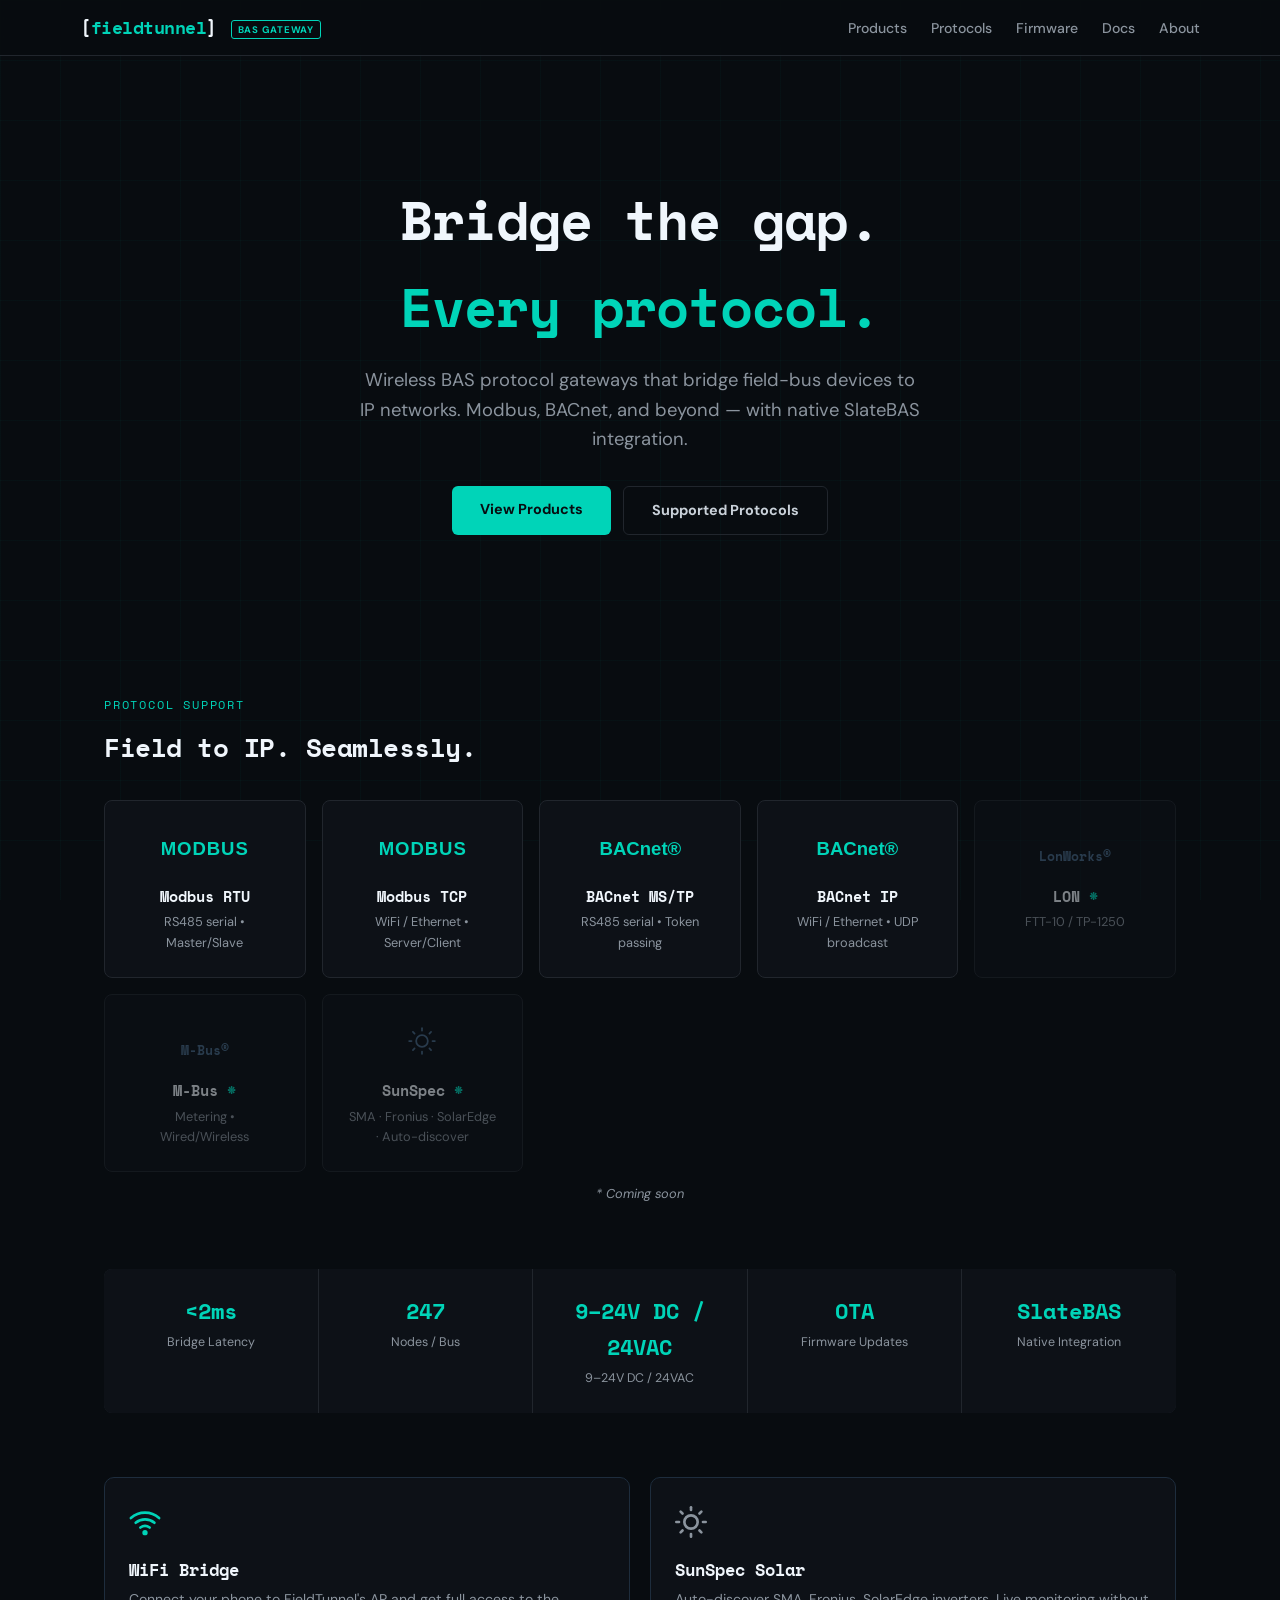
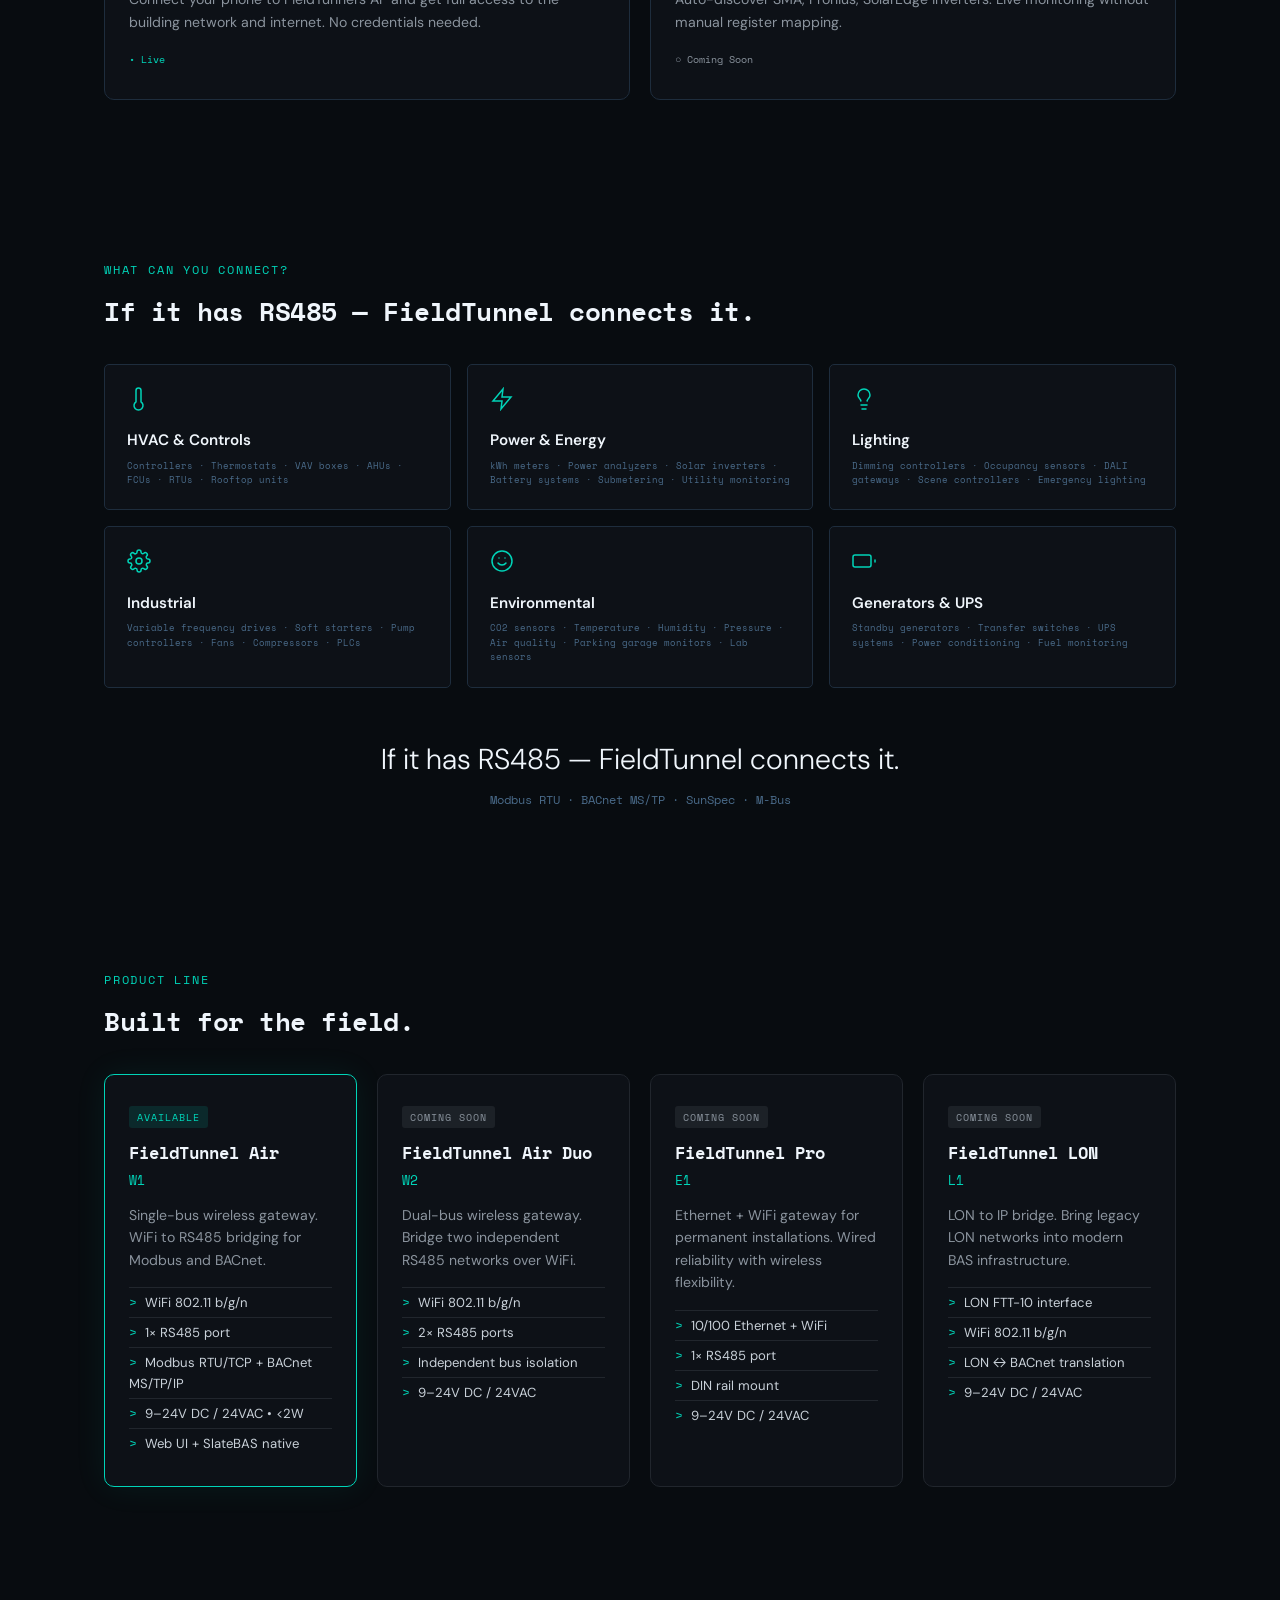
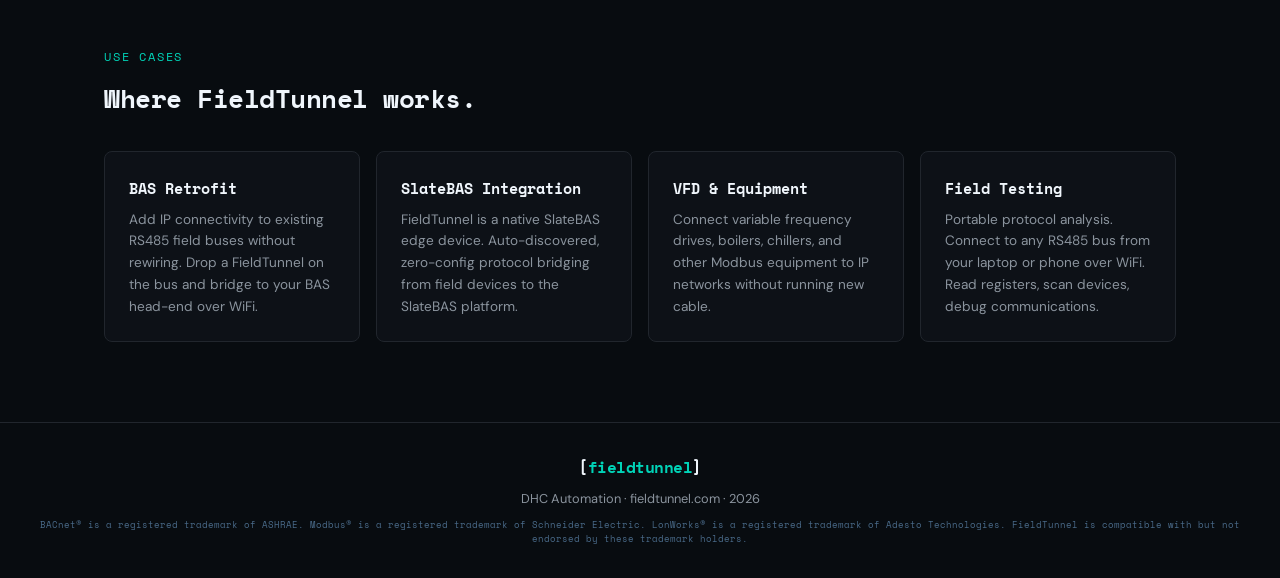
<file: index.html>
<!DOCTYPE html>
<html lang="en">
<head>
<meta charset="UTF-8">
<meta name="viewport" content="width=device-width,initial-scale=1">
<title>FieldTunnel — Bridge the gap. Every protocol.</title>
<meta name="description" content="Wireless BAS protocol gateways. Modbus RTU/TCP, BACnet MS/TP/IP. Native SlateBAS integration.">
<link rel="preconnect" href="https://fonts.googleapis.com">
<link href="https://fonts.googleapis.com/css2?family=DM+Sans:wght@400;500;700&family=Space+Mono:wght@400;700&display=swap" rel="stylesheet">
<style>
*{margin:0;padding:0;box-sizing:border-box}
:root{--bg:#080c10;--card:#0d1117;--teal:#00d4b8;--teal-dim:rgba(0,212,184,.12);--text:#c9d1d9;--muted:#8b949e;--border:#21262d;--white:#f0f6fc}
html{scroll-behavior:smooth}
body{font-family:'DM Sans',system-ui,sans-serif;background:var(--bg);color:var(--text);line-height:1.6;overflow-x:hidden}

/* ── Grid background ── */
body::before{content:'';position:fixed;inset:0;background:
  linear-gradient(rgba(0,212,184,.03) 1px,transparent 1px),
  linear-gradient(90deg,rgba(0,212,184,.03) 1px,transparent 1px);
  background-size:60px 60px;pointer-events:none;z-index:0}

/* ── Nav ── */
nav{position:sticky;top:0;z-index:100;background:rgba(8,12,16,.92);backdrop-filter:blur(12px);border-bottom:1px solid var(--border);padding:0 24px;display:flex;align-items:center;height:56px}
.nav-inner{max-width:1120px;margin:0 auto;width:100%;display:flex;align-items:center;justify-content:space-between}
.logo{font-family:'Space Mono',monospace;font-weight:700;font-size:1.15rem;color:var(--white);text-decoration:none;letter-spacing:-.5px}
.logo span{color:var(--teal)}
.badge{font-size:.6rem;font-weight:700;text-transform:uppercase;letter-spacing:.08em;color:var(--teal);border:1px solid var(--teal);border-radius:3px;padding:2px 6px;margin-left:10px;vertical-align:middle}
.nav-links{display:flex;gap:24px;list-style:none}
.nav-links a{color:var(--muted);text-decoration:none;font-size:.88rem;font-weight:500;transition:color .2s}
.nav-links a:hover{color:var(--teal)}

/* ── Sections ── */
section{position:relative;z-index:1;max-width:1120px;margin:0 auto;padding:80px 24px}
.section-label{font-family:'Space Mono',monospace;font-size:.75rem;color:var(--teal);text-transform:uppercase;letter-spacing:.15em;margin-bottom:12px}
h2{font-family:'Space Mono',monospace;font-size:1.6rem;color:var(--white);margin-bottom:32px;letter-spacing:-.5px}

/* ── Hero ── */
.hero{text-align:center;padding:120px 24px 80px}
.hero h1{font-family:'Space Mono',monospace;font-size:clamp(2rem,5vw,3.4rem);color:var(--white);letter-spacing:-1px;margin-bottom:16px}
.hero h1 span{color:var(--teal)}
.hero p{font-size:1.15rem;color:var(--muted);max-width:560px;margin:0 auto 32px}
.hero-cta{display:inline-flex;gap:12px;flex-wrap:wrap;justify-content:center}
.btn{display:inline-block;padding:12px 28px;border-radius:6px;font-weight:700;font-size:.9rem;text-decoration:none;transition:all .2s}
.btn-primary{background:var(--teal);color:var(--bg)}
.btn-primary:hover{background:#00f0d0;box-shadow:0 0 24px rgba(0,212,184,.3)}
.btn-ghost{border:1px solid var(--border);color:var(--text)}
.btn-ghost:hover{border-color:var(--teal);color:var(--teal)}

/* ── Protocol grid ── */
.proto-grid{display:grid;grid-template-columns:repeat(auto-fit,minmax(200px,1fr));gap:16px}
.proto-card{background:var(--card);border:1px solid var(--border);border-radius:8px;padding:24px;text-align:center;transition:border-color .2s}
.proto-card:hover{border-color:var(--teal)}
.proto-card .icon{font-size:2rem;margin-bottom:8px}
.proto-card h3{font-family:'Space Mono',monospace;font-size:.95rem;color:var(--white);margin-bottom:4px}
.proto-card p{font-size:.8rem;color:var(--muted)}
.proto-card.coming{opacity:.5}
.proto-card.coming h3::after{content:' *';color:var(--teal)}
.coming-note{text-align:center;margin-top:12px;font-size:.8rem;color:var(--muted);font-style:italic}

/* ── Spec bar ── */
.spec-bar{display:grid;grid-template-columns:repeat(auto-fit,minmax(140px,1fr));gap:1px;background:var(--border);border-radius:8px;overflow:hidden;margin-top:64px}
.spec-item{background:var(--card);padding:24px 16px;text-align:center}
.spec-val{font-family:'Space Mono',monospace;font-size:1.4rem;font-weight:700;color:var(--teal)}
.spec-label{font-size:.78rem;color:var(--muted);margin-top:4px}

/* ── Product cards ── */
.product-grid{display:grid;grid-template-columns:repeat(auto-fit,minmax(240px,1fr));gap:20px}
.product-card{background:var(--card);border:1px solid var(--border);border-radius:10px;padding:28px 24px;transition:transform .2s,border-color .2s}
.product-card:hover{transform:translateY(-2px);border-color:var(--teal)}
.product-card.featured{border-color:var(--teal);box-shadow:0 0 32px rgba(0,212,184,.08)}
.product-tag{font-family:'Space Mono',monospace;font-size:.65rem;text-transform:uppercase;letter-spacing:.1em;padding:3px 8px;border-radius:3px;display:inline-block;margin-bottom:12px}
.tag-available{background:var(--teal-dim);color:var(--teal)}
.tag-soon{background:rgba(139,148,158,.12);color:var(--muted)}
.product-card h3{font-family:'Space Mono',monospace;font-size:1.05rem;color:var(--white);margin-bottom:4px}
.product-model{font-size:.8rem;color:var(--teal);font-family:'Space Mono',monospace;margin-bottom:12px}
.product-card p{font-size:.88rem;color:var(--muted);margin-bottom:16px}
.product-specs{list-style:none;font-size:.82rem;color:var(--text)}
.product-specs li{padding:4px 0;border-top:1px solid var(--border)}
.product-specs li::before{content:'>';color:var(--teal);margin-right:8px;font-family:'Space Mono',monospace}

/* ── Use cases ── */
.use-grid{display:grid;grid-template-columns:repeat(auto-fit,minmax(240px,1fr));gap:16px}
.use-card{background:var(--card);border:1px solid var(--border);border-radius:8px;padding:24px}
.use-card h3{font-family:'Space Mono',monospace;font-size:.95rem;color:var(--white);margin-bottom:8px}
.use-card p{font-size:.85rem;color:var(--muted)}

/* ── Footer ── */
footer{position:relative;z-index:1;border-top:1px solid var(--border);padding:32px 24px;text-align:center}
footer .logo{font-size:1rem}
footer p{font-size:.8rem;color:var(--muted);margin-top:8px}

/* ── Responsive ── */
@media(max-width:640px){
  .nav-links{gap:16px}
  .nav-links a{font-size:.8rem}
  section{padding:56px 16px}
  .hero{padding:80px 16px 56px}
}
</style>
</head>
<body>

<!-- ── Nav ── -->
<nav>
<div class="nav-inner">
  <div>
    <a href="#" class="logo">[<span>fieldtunnel</span>]</a>
    <span class="badge">BAS Gateway</span>
  </div>
  <ul class="nav-links">
    <li><a href="#products">Products</a></li>
    <li><a href="#protocols">Protocols</a></li>
    <li><a href="/releases/">Firmware</a></li>
    <li><a href="#docs">Docs</a></li>
    <li><a href="#about">About</a></li>
  </ul>
</div>
</nav>

<!-- ── Hero ── -->
<section class="hero">
  <h1>Bridge the gap.<br><span>Every protocol.</span></h1>
  <p>Wireless BAS protocol gateways that bridge field-bus devices to IP networks. Modbus, BACnet, and beyond &mdash; with native SlateBAS integration.</p>
  <div class="hero-cta">
    <a href="#products" class="btn btn-primary">View Products</a>
    <a href="#protocols" class="btn btn-ghost">Supported Protocols</a>
  </div>
</section>

<!-- ── Protocols ── -->
<section id="protocols">
  <div class="section-label">Protocol Support</div>
  <h2>Field to IP. Seamlessly.</h2>
  <div class="proto-grid">
    <div class="proto-card">
      <div class="icon"><svg viewBox="0 0 120 28" height="26" xmlns="http://www.w3.org/2000/svg"><text x="60" y="22" text-anchor="middle" font-family="Arial Black,Arial,sans-serif" font-size="20" font-weight="900" fill="#00d4b8" letter-spacing="1">MODBUS</text></svg></div>
      <h3>Modbus RTU</h3>
      <p>RS485 serial &bull; Master/Slave</p>
    </div>
    <div class="proto-card">
      <div class="icon"><svg viewBox="0 0 120 28" height="26" xmlns="http://www.w3.org/2000/svg"><text x="60" y="22" text-anchor="middle" font-family="Arial Black,Arial,sans-serif" font-size="20" font-weight="900" fill="#00d4b8" letter-spacing="1">MODBUS</text></svg></div>
      <h3>Modbus TCP</h3>
      <p>WiFi / Ethernet &bull; Server/Client</p>
    </div>
    <div class="proto-card">
      <div class="icon"><svg viewBox="0 0 100 28" height="26" xmlns="http://www.w3.org/2000/svg"><text x="50" y="22" text-anchor="middle" font-family="Arial,sans-serif" font-size="20" font-weight="700" fill="#00d4b8">BACnet®</text></svg></div>
      <h3>BACnet MS/TP</h3>
      <p>RS485 serial &bull; Token passing</p>
    </div>
    <div class="proto-card">
      <div class="icon"><svg viewBox="0 0 100 28" height="26" xmlns="http://www.w3.org/2000/svg"><text x="50" y="22" text-anchor="middle" font-family="Arial,sans-serif" font-size="20" font-weight="700" fill="#00d4b8">BACnet®</text></svg></div>
      <h3>BACnet IP</h3>
      <p>WiFi / Ethernet &bull; UDP broadcast</p>
    </div>
    <div class="proto-card coming">
      <div class="icon"><span style="font-family:'Space Mono',monospace;font-size:13px;font-weight:700;color:#4a6b8a">LonWorks®</span></div>
      <h3>LON</h3>
      <p>FTT-10 / TP-1250</p>
    </div>
    <div class="proto-card coming">
      <div class="icon"><span style="font-family:'Space Mono',monospace;font-size:13px;font-weight:700;color:#4a6b8a">M-Bus®</span></div>
      <h3>M-Bus</h3>
      <p>Metering &bull; Wired/Wireless</p>
    </div>
    <div class="proto-card coming">
      <div class="icon"><svg viewBox="0 0 24 24" height="28" fill="none" stroke="#4a6b8a" stroke-width="1.5" stroke-linecap="round"><circle cx="12" cy="12" r="5"/><line x1="12" y1="1" x2="12" y2="3"/><line x1="12" y1="21" x2="12" y2="23"/><line x1="4.22" y1="4.22" x2="5.64" y2="5.64"/><line x1="18.36" y1="18.36" x2="19.78" y2="19.78"/><line x1="1" y1="12" x2="3" y2="12"/><line x1="21" y1="12" x2="23" y2="12"/><line x1="4.22" y1="19.78" x2="5.64" y2="18.36"/><line x1="18.36" y1="5.64" x2="19.78" y2="4.22"/></svg></div>
      <h3>SunSpec</h3>
      <p>SMA &middot; Fronius &middot; SolarEdge &middot; Auto-discover</p>
    </div>
  </div>
  <p class="coming-note">* Coming soon</p>

  <!-- Spec bar -->
  <div class="spec-bar">
    <div class="spec-item">
      <div class="spec-val">&lt;2ms</div>
      <div class="spec-label">Bridge Latency</div>
    </div>
    <div class="spec-item">
      <div class="spec-val">247</div>
      <div class="spec-label">Nodes / Bus</div>
    </div>
    <div class="spec-item">
      <div class="spec-val">9–24V DC / 24VAC</div>
      <div class="spec-label">9–24V DC / 24VAC</div>
    </div>
    <div class="spec-item">
      <div class="spec-val">OTA</div>
      <div class="spec-label">Firmware Updates</div>
    </div>
    <div class="spec-item">
      <div class="spec-val">SlateBAS</div>
      <div class="spec-label">Native Integration</div>
    </div>
  </div>

  <!-- Feature highlights -->
  <div class="feature-grid" style="display:grid;grid-template-columns:1fr 1fr;gap:20px;margin-top:64px">
    <div style="background:#0d1117;border:1px solid #1e2d3d;border-radius:10px;padding:28px 24px">
      <div style="margin-bottom:12px">
        <svg width="32" height="32" viewBox="0 0 24 24" fill="none" stroke="#00d4b8" stroke-width="2" stroke-linecap="round" stroke-linejoin="round"><path d="M5 12.55a11 11 0 0 1 14.08 0"/><path d="M1.42 9a16 16 0 0 1 21.16 0"/><path d="M8.53 16.11a6 6 0 0 1 6.95 0"/><circle cx="12" cy="20" r="1"/></svg>
      </div>
      <div style="font-family:'Space Mono',monospace;font-weight:700;font-size:1.05rem;color:#f0f6fc;margin-bottom:4px">WiFi Bridge</div>
      <p style="font-size:.88rem;color:#8b949e;margin-bottom:12px">Connect your phone to FieldTunnel's AP and get full access to the building network and internet. No credentials needed.</p>
      <span style="font-family:'Space Mono',monospace;font-size:.65rem;color:#00d4b8">&bullet; Live</span>
    </div>
    <div style="background:#0d1117;border:1px solid #1e2d3d;border-radius:10px;padding:28px 24px">
      <div style="margin-bottom:12px">
        <svg width="32" height="32" viewBox="0 0 24 24" fill="none" stroke="#8b949e" stroke-width="2" stroke-linecap="round" stroke-linejoin="round"><circle cx="12" cy="12" r="5"/><line x1="12" y1="1" x2="12" y2="3"/><line x1="12" y1="21" x2="12" y2="23"/><line x1="4.22" y1="4.22" x2="5.64" y2="5.64"/><line x1="18.36" y1="18.36" x2="19.78" y2="19.78"/><line x1="1" y1="12" x2="3" y2="12"/><line x1="21" y1="12" x2="23" y2="12"/><line x1="4.22" y1="19.78" x2="5.64" y2="18.36"/><line x1="18.36" y1="5.64" x2="19.78" y2="4.22"/></svg>
      </div>
      <div style="font-family:'Space Mono',monospace;font-weight:700;font-size:1.05rem;color:#f0f6fc;margin-bottom:4px">SunSpec Solar</div>
      <p style="font-size:.88rem;color:#8b949e;margin-bottom:12px">Auto-discover SMA, Fronius, SolarEdge inverters. Live monitoring without manual register mapping.</p>
      <span style="font-family:'Space Mono',monospace;font-size:.65rem;color:#8b949e">&cir; Coming Soon</span>
    </div>
  </div>
</section>

<!-- ── What can you connect? ── -->
<section>
  <div class="section-label">What can you connect?</div>
  <h2>If it has RS485 &mdash; FieldTunnel connects it.</h2>
  <div style="display:grid;grid-template-columns:repeat(3,1fr);gap:16px">

    <div style="background:#0d1117;border:1px solid #1e2d3d;border-radius:5px;padding:22px">
      <div style="margin-bottom:10px"><svg width="24" height="24" viewBox="0 0 24 24" fill="none" stroke="#00d4b8" stroke-width="1.5" stroke-linecap="round"><path d="M14 14.76V3.5a2.5 2.5 0 0 0-5 0v11.26a4.5 4.5 0 1 0 5 0z"/></svg></div>
      <div style="font-family:'DM Sans',sans-serif;font-weight:600;color:#f0f6fc;font-size:.95rem;margin-bottom:6px">HVAC &amp; Controls</div>
      <div style="font-family:'Space Mono',monospace;font-size:9px;color:#4a6b8a;line-height:1.6">Controllers &middot; Thermostats &middot; VAV boxes &middot; AHUs &middot; FCUs &middot; RTUs &middot; Rooftop units</div>
    </div>

    <div style="background:#0d1117;border:1px solid #1e2d3d;border-radius:5px;padding:22px">
      <div style="margin-bottom:10px"><svg width="24" height="24" viewBox="0 0 24 24" fill="none" stroke="#00d4b8" stroke-width="1.5" stroke-linecap="round"><path d="M13 2L3 14h9l-1 8 10-12h-9l1-8z"/></svg></div>
      <div style="font-family:'DM Sans',sans-serif;font-weight:600;color:#f0f6fc;font-size:.95rem;margin-bottom:6px">Power &amp; Energy</div>
      <div style="font-family:'Space Mono',monospace;font-size:9px;color:#4a6b8a;line-height:1.6">kWh meters &middot; Power analyzers &middot; Solar inverters &middot; Battery systems &middot; Submetering &middot; Utility monitoring</div>
    </div>

    <div style="background:#0d1117;border:1px solid #1e2d3d;border-radius:5px;padding:22px">
      <div style="margin-bottom:10px"><svg width="24" height="24" viewBox="0 0 24 24" fill="none" stroke="#00d4b8" stroke-width="1.5" stroke-linecap="round"><path d="M9 18h6"/><path d="M10 22h4"/><path d="M15.09 14c.18-.98.65-1.74 1.41-2.5A4.65 4.65 0 0 0 18 8 6 6 0 0 0 6 8c0 1 .23 2.23 1.5 3.5A4.61 4.61 0 0 1 8.91 14"/></svg></div>
      <div style="font-family:'DM Sans',sans-serif;font-weight:600;color:#f0f6fc;font-size:.95rem;margin-bottom:6px">Lighting</div>
      <div style="font-family:'Space Mono',monospace;font-size:9px;color:#4a6b8a;line-height:1.6">Dimming controllers &middot; Occupancy sensors &middot; DALI gateways &middot; Scene controllers &middot; Emergency lighting</div>
    </div>

    <div style="background:#0d1117;border:1px solid #1e2d3d;border-radius:5px;padding:22px">
      <div style="margin-bottom:10px"><svg width="24" height="24" viewBox="0 0 24 24" fill="none" stroke="#00d4b8" stroke-width="1.5" stroke-linecap="round"><circle cx="12" cy="12" r="3"/><path d="M19.4 15a1.65 1.65 0 0 0 .33 1.82l.06.06a2 2 0 0 1-2.83 2.83l-.06-.06a1.65 1.65 0 0 0-1.82-.33 1.65 1.65 0 0 0-1 1.51V21a2 2 0 0 1-4 0v-.09A1.65 1.65 0 0 0 9 19.4a1.65 1.65 0 0 0-1.82.33l-.06.06a2 2 0 0 1-2.83-2.83l.06-.06A1.65 1.65 0 0 0 4.68 15a1.65 1.65 0 0 0-1.51-1H3a2 2 0 0 1 0-4h.09A1.65 1.65 0 0 0 4.6 9a1.65 1.65 0 0 0-.33-1.82l-.06-.06a2 2 0 0 1 2.83-2.83l.06.06A1.65 1.65 0 0 0 9 4.68a1.65 1.65 0 0 0 1-1.51V3a2 2 0 0 1 4 0v.09a1.65 1.65 0 0 0 1 1.51 1.65 1.65 0 0 0 1.82-.33l.06-.06a2 2 0 0 1 2.83 2.83l-.06.06A1.65 1.65 0 0 0 19.4 9a1.65 1.65 0 0 0 1.51 1H21a2 2 0 0 1 0 4h-.09a1.65 1.65 0 0 0-1.51 1z"/></svg></div>
      <div style="font-family:'DM Sans',sans-serif;font-weight:600;color:#f0f6fc;font-size:.95rem;margin-bottom:6px">Industrial</div>
      <div style="font-family:'Space Mono',monospace;font-size:9px;color:#4a6b8a;line-height:1.6">Variable frequency drives &middot; Soft starters &middot; Pump controllers &middot; Fans &middot; Compressors &middot; PLCs</div>
    </div>

    <div style="background:#0d1117;border:1px solid #1e2d3d;border-radius:5px;padding:22px">
      <div style="margin-bottom:10px"><svg width="24" height="24" viewBox="0 0 24 24" fill="none" stroke="#00d4b8" stroke-width="1.5" stroke-linecap="round"><path d="M12 22c5.52 0 10-4.48 10-10S17.52 2 12 2 2 6.48 2 12s4.48 10 10 10z"/><path d="M8 14s1.5 2 4 2 4-2 4-2"/><line x1="9" y1="9" x2="9.01" y2="9"/><line x1="15" y1="9" x2="15.01" y2="9"/></svg></div>
      <div style="font-family:'DM Sans',sans-serif;font-weight:600;color:#f0f6fc;font-size:.95rem;margin-bottom:6px">Environmental</div>
      <div style="font-family:'Space Mono',monospace;font-size:9px;color:#4a6b8a;line-height:1.6">CO2 sensors &middot; Temperature &middot; Humidity &middot; Pressure &middot; Air quality &middot; Parking garage monitors &middot; Lab sensors</div>
    </div>

    <div style="background:#0d1117;border:1px solid #1e2d3d;border-radius:5px;padding:22px">
      <div style="margin-bottom:10px"><svg width="24" height="24" viewBox="0 0 24 24" fill="none" stroke="#00d4b8" stroke-width="1.5" stroke-linecap="round"><rect x="1" y="6" width="18" height="12" rx="2" ry="2"/><line x1="23" y1="13" x2="23" y2="11"/></svg></div>
      <div style="font-family:'DM Sans',sans-serif;font-weight:600;color:#f0f6fc;font-size:.95rem;margin-bottom:6px">Generators &amp; UPS</div>
      <div style="font-family:'Space Mono',monospace;font-size:9px;color:#4a6b8a;line-height:1.6">Standby generators &middot; Transfer switches &middot; UPS systems &middot; Power conditioning &middot; Fuel monitoring</div>
    </div>

  </div>

  <div style="text-align:center;margin-top:48px">
    <div style="font-family:'DM Sans',sans-serif;font-weight:300;font-size:clamp(1.2rem,3vw,1.8rem);color:#f0f6fc;margin-bottom:8px">If it has RS485 &mdash; FieldTunnel connects it.</div>
    <div style="font-family:'Space Mono',monospace;font-size:.78rem;color:#4a6b8a">Modbus RTU &middot; BACnet MS/TP &middot; SunSpec &middot; M-Bus</div>
  </div>
</section>

<!-- ── Products ── -->
<section id="products">
  <div class="section-label">Product Line</div>
  <h2>Built for the field.</h2>
  <div class="product-grid">

    <div class="product-card featured">
      <span class="product-tag tag-available">Available</span>
      <h3>FieldTunnel Air</h3>
      <div class="product-model">W1</div>
      <p>Single-bus wireless gateway. WiFi to RS485 bridging for Modbus and BACnet.</p>
      <ul class="product-specs">
        <li>WiFi 802.11 b/g/n</li>
        <li>1&times; RS485 port</li>
        <li>Modbus RTU/TCP + BACnet MS/TP/IP</li>
        <li>9–24V DC / 24VAC &bull; &lt;2W</li>
        <li>Web UI + SlateBAS native</li>
      </ul>
    </div>

    <div class="product-card">
      <span class="product-tag tag-soon">Coming Soon</span>
      <h3>FieldTunnel Air Duo</h3>
      <div class="product-model">W2</div>
      <p>Dual-bus wireless gateway. Bridge two independent RS485 networks over WiFi.</p>
      <ul class="product-specs">
        <li>WiFi 802.11 b/g/n</li>
        <li>2&times; RS485 ports</li>
        <li>Independent bus isolation</li>
        <li>9–24V DC / 24VAC</li>
      </ul>
    </div>

    <div class="product-card">
      <span class="product-tag tag-soon">Coming Soon</span>
      <h3>FieldTunnel Pro</h3>
      <div class="product-model">E1</div>
      <p>Ethernet + WiFi gateway for permanent installations. Wired reliability with wireless flexibility.</p>
      <ul class="product-specs">
        <li>10/100 Ethernet + WiFi</li>
        <li>1&times; RS485 port</li>
        <li>DIN rail mount</li>
        <li>9–24V DC / 24VAC</li>
      </ul>
    </div>

    <div class="product-card">
      <span class="product-tag tag-soon">Coming Soon</span>
      <h3>FieldTunnel LON</h3>
      <div class="product-model">L1</div>
      <p>LON to IP bridge. Bring legacy LON networks into modern BAS infrastructure.</p>
      <ul class="product-specs">
        <li>LON FTT-10 interface</li>
        <li>WiFi 802.11 b/g/n</li>
        <li>LON &harr; BACnet translation</li>
        <li>9–24V DC / 24VAC</li>
      </ul>
    </div>

  </div>
</section>

<!-- ── Use Cases ── -->
<section id="docs">
  <div class="section-label">Use Cases</div>
  <h2>Where FieldTunnel works.</h2>
  <div class="use-grid">
    <div class="use-card">
      <h3>BAS Retrofit</h3>
      <p>Add IP connectivity to existing RS485 field buses without rewiring. Drop a FieldTunnel on the bus and bridge to your BAS head-end over WiFi.</p>
    </div>
    <div class="use-card">
      <h3>SlateBAS Integration</h3>
      <p>FieldTunnel is a native SlateBAS edge device. Auto-discovered, zero-config protocol bridging from field devices to the SlateBAS platform.</p>
    </div>
    <div class="use-card">
      <h3>VFD &amp; Equipment</h3>
      <p>Connect variable frequency drives, boilers, chillers, and other Modbus equipment to IP networks without running new cable.</p>
    </div>
    <div class="use-card">
      <h3>Field Testing</h3>
      <p>Portable protocol analysis. Connect to any RS485 bus from your laptop or phone over WiFi. Read registers, scan devices, debug communications.</p>
    </div>
  </div>
</section>

<!-- ── Footer ── -->
<footer id="about">
  <a href="#" class="logo">[<span>fieldtunnel</span>]</a>
  <p>DHC Automation &middot; fieldtunnel.com &middot; 2026</p>
  <p style="font-family:'Space Mono',monospace;font-size:9px;color:#4a6b8a;margin-top:8px">BACnet® is a registered trademark of ASHRAE. Modbus® is a registered trademark of Schneider Electric. LonWorks® is a registered trademark of Adesto Technologies. FieldTunnel is compatible with but not endorsed by these trademark holders.</p>
</footer>

</body>
</html>
</file>
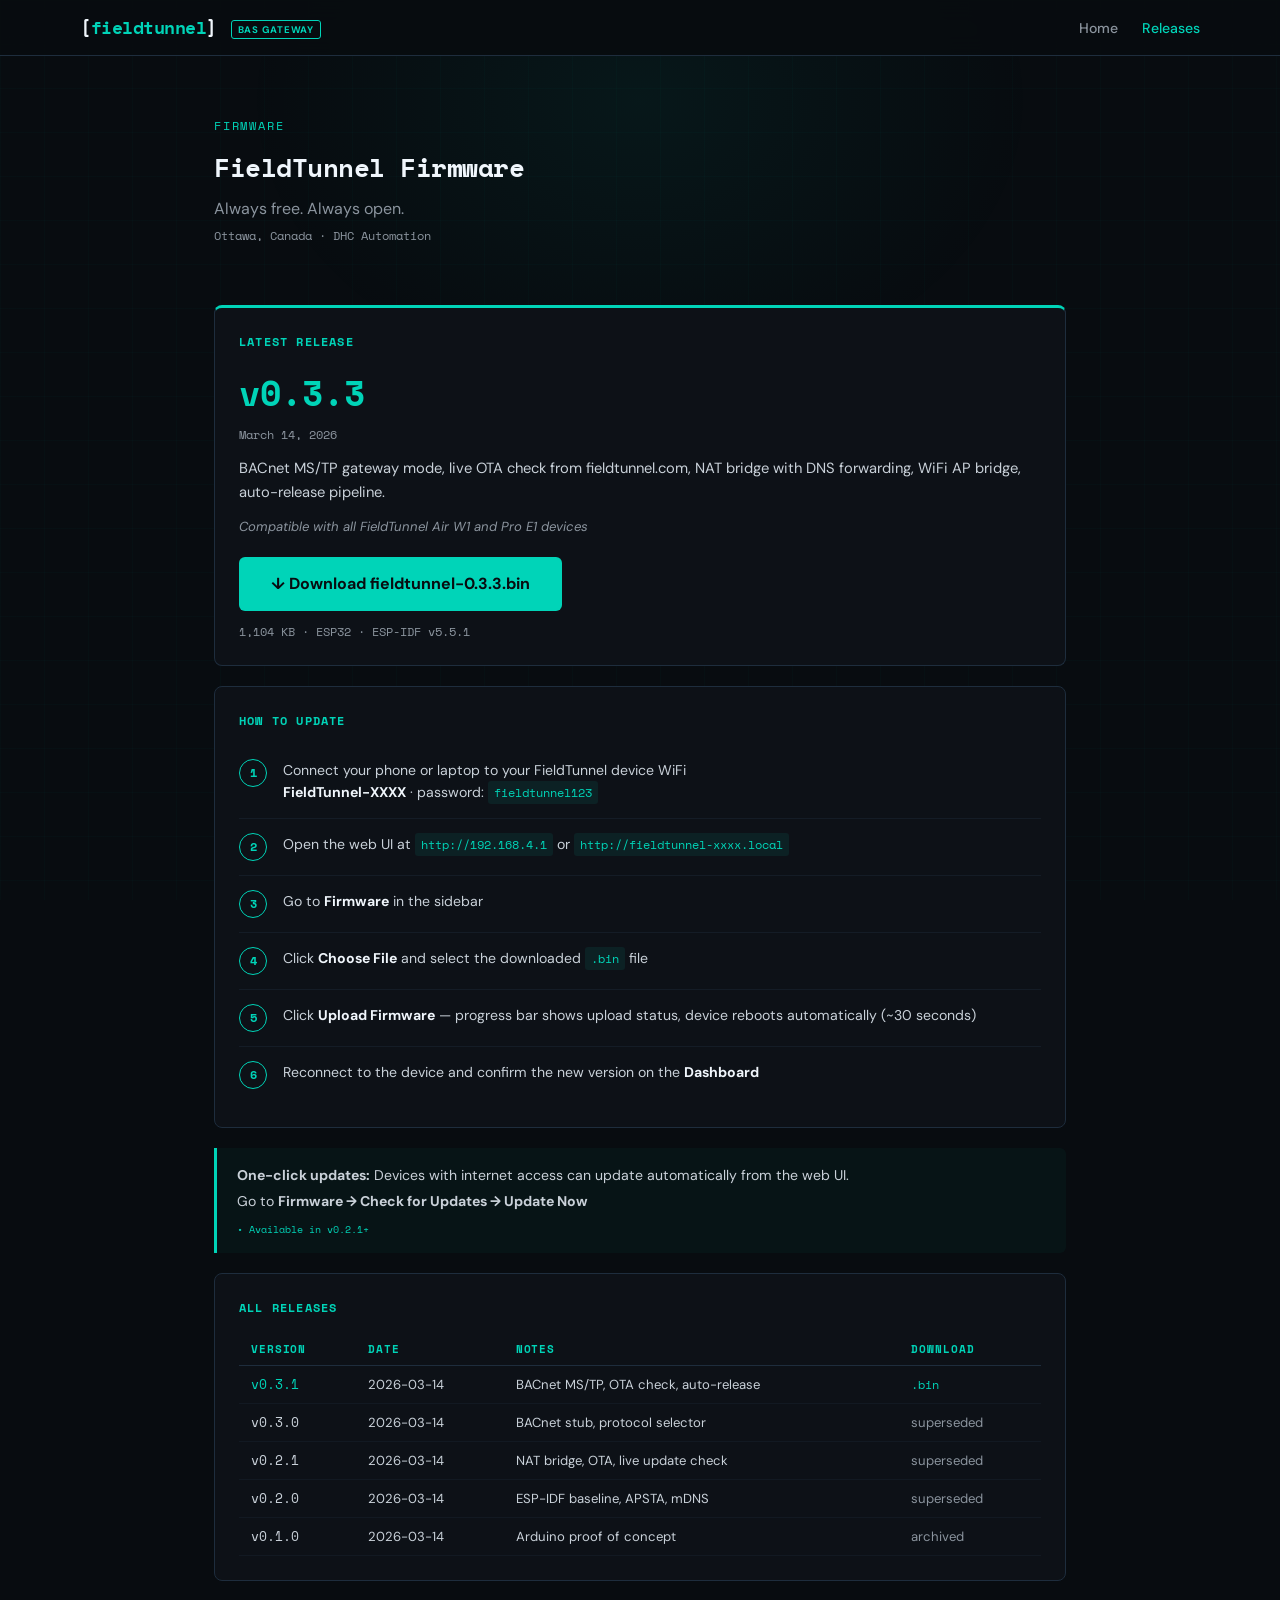
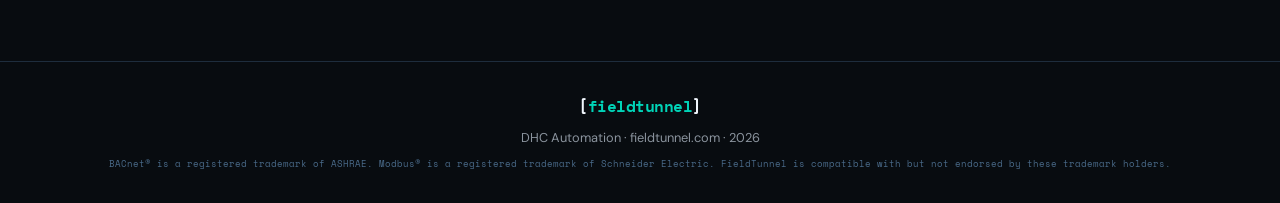
<file: releases/index.html>
<!DOCTYPE html>
<html lang="en">
<head>
<meta charset="UTF-8">
<meta name="viewport" content="width=device-width,initial-scale=1">
<title>FieldTunnel Firmware — Download &amp; Update</title>
<meta name="description" content="Download the latest FieldTunnel firmware. Free OTA updates for all devices.">
<link rel="preconnect" href="https://fonts.googleapis.com">
<link href="https://fonts.googleapis.com/css2?family=DM+Sans:wght@300;400;500;700&family=Space+Mono:wght@400;700&display=swap" rel="stylesheet">
<style>
*{margin:0;padding:0;box-sizing:border-box}
:root{--bg:#080c10;--card:#0d1117;--teal:#00d4b8;--teal-dim:rgba(0,212,184,.12);--text:#c9d1d9;--muted:#8b949e;--border:#1e2d3d;--white:#f0f6fc}
html{scroll-behavior:smooth}
body{font-family:'DM Sans',system-ui,sans-serif;background:var(--bg);color:var(--text);line-height:1.6;overflow-x:hidden}

body::before{content:'';position:fixed;inset:0;background:
  linear-gradient(rgba(0,212,184,.025) 1px,transparent 1px),
  linear-gradient(90deg,rgba(0,212,184,.025) 1px,transparent 1px);
  background-size:44px 44px;pointer-events:none;z-index:0}
body::after{content:'';position:fixed;top:-200px;left:50%;transform:translateX(-50%);
  width:800px;height:600px;background:radial-gradient(ellipse,rgba(0,212,184,.06),transparent 70%);
  pointer-events:none;z-index:0}

nav{position:sticky;top:0;z-index:100;background:rgba(8,12,16,.92);backdrop-filter:blur(12px);
  border-bottom:1px solid var(--border);padding:0 24px;display:flex;align-items:center;height:56px}
.nav-inner{max-width:1120px;margin:0 auto;width:100%;display:flex;align-items:center;justify-content:space-between}
.logo{font-family:'Space Mono',monospace;font-weight:700;font-size:1.15rem;color:var(--white);text-decoration:none;letter-spacing:-.5px}
.logo span{color:var(--teal)}
.badge{font-size:.6rem;font-weight:700;text-transform:uppercase;letter-spacing:.08em;color:var(--teal);border:1px solid var(--teal);border-radius:3px;padding:2px 6px;margin-left:10px;vertical-align:middle}
.nav-links{display:flex;gap:24px;list-style:none}
.nav-links a{color:var(--muted);text-decoration:none;font-size:.88rem;font-weight:500;transition:color .2s}
.nav-links a:hover{color:var(--teal)}
.nav-links a.active{color:var(--teal)}

section{position:relative;z-index:1;max-width:900px;margin:0 auto;padding:60px 24px}
.section-label{font-family:'Space Mono',monospace;font-size:.75rem;color:var(--teal);text-transform:uppercase;letter-spacing:.15em;margin-bottom:12px}
h2{font-family:'Space Mono',monospace;font-size:1.6rem;color:var(--white);margin-bottom:8px;letter-spacing:-.5px}
.subtitle{color:var(--muted);font-size:1rem;margin-bottom:4px}
.location{font-family:'Space Mono',monospace;font-size:.75rem;color:var(--muted)}

.card{background:var(--card);border:1px solid var(--border);border-radius:8px;padding:24px;margin-bottom:20px}
.card h3{font-family:'Space Mono',monospace;font-size:.75rem;text-transform:uppercase;letter-spacing:.1em;color:var(--teal);margin-bottom:14px}
.card.featured{border-top:3px solid var(--teal)}

.version-big{font-family:'Space Mono',monospace;font-size:2.2rem;font-weight:700;color:var(--teal);margin-bottom:4px}
.release-date{font-family:'Space Mono',monospace;font-size:.78rem;color:var(--muted);margin-bottom:12px}
.release-notes{font-size:.92rem;color:var(--text);margin-bottom:12px}
.compat{font-size:.82rem;color:var(--muted);margin-bottom:20px;font-style:italic}

.btn-download{display:inline-block;background:var(--teal);color:var(--bg);padding:14px 32px;
  border-radius:6px;font-weight:700;font-size:1rem;text-decoration:none;transition:all .2s}
.btn-download:hover{background:#00f0d0;box-shadow:0 0 24px rgba(0,212,184,.3)}
.file-meta{font-family:'Space Mono',monospace;font-size:.72rem;color:var(--muted);margin-top:12px}
.sha{font-family:'Space Mono',monospace;font-size:.65rem;color:#4a6b8a;word-break:break-all;margin-top:6px}

.step{display:flex;gap:16px;padding:14px 0;border-bottom:1px solid rgba(30,45,61,.4)}
.step:last-child{border-bottom:none}
.step-num{font-family:'Space Mono',monospace;font-weight:700;color:var(--teal);
  width:28px;height:28px;display:flex;align-items:center;justify-content:center;flex-shrink:0;
  border:1px solid var(--teal);border-radius:50%;font-size:.78rem}
.step-text{font-size:.88rem}
.step-text strong{color:var(--white)}
.step-text code{font-family:'Space Mono',monospace;font-size:.78rem;color:var(--teal);
  background:rgba(0,212,184,.08);padding:2px 6px;border-radius:3px}

.auto-note{border-left:3px solid var(--teal);padding:16px 20px;background:rgba(0,212,184,.04);
  border-radius:0 6px 6px 0;margin-bottom:20px}
.auto-note p{font-size:.88rem;margin-bottom:4px}
.auto-note .badge-inline{font-family:'Space Mono',monospace;font-size:.65rem;color:var(--teal);margin-top:8px}

table{width:100%;border-collapse:collapse;font-size:.82rem}
th{font-family:'Space Mono',monospace;font-size:.7rem;text-transform:uppercase;letter-spacing:.08em;
  color:var(--teal);text-align:left;padding:8px 12px;border-bottom:1px solid var(--border)}
td{padding:8px 12px;border-bottom:1px solid rgba(30,45,61,.3);color:var(--text)}
td a{color:var(--teal);text-decoration:none;font-family:'Space Mono',monospace;font-size:.78rem}
td a:hover{text-decoration:underline}

footer{position:relative;z-index:1;border-top:1px solid var(--border);padding:32px 24px;text-align:center}
footer .logo{font-size:1rem}
footer p{font-size:.8rem;color:var(--muted);margin-top:8px}

@media(max-width:640px){
  section{padding:40px 16px}
  .version-big{font-size:1.6rem}
  .step{flex-direction:column;gap:8px}
}
</style>
</head>
<body>

<nav>
<div class="nav-inner">
  <div>
    <a href="/" class="logo">[<span>fieldtunnel</span>]</a>
    <span class="badge">BAS Gateway</span>
  </div>
  <ul class="nav-links">
    <li><a href="/">Home</a></li>
    <li><a href="/releases/" class="active">Releases</a></li>
  </ul>
</div>
</nav>

<!-- ── Hero ── -->
<section>
  <div class="section-label">Firmware</div>
  <h2>FieldTunnel Firmware</h2>
  <p class="subtitle">Always free. Always open.</p>
  <p class="location">Ottawa, Canada &middot; DHC Automation</p>
</section>

<!-- ── Latest Release ── -->
<section style="padding-top:0">
  <div class="card featured">
    <h3>Latest Release</h3>
    <div class="version-big">v0.3.3</div>
    <div class="release-date">March 14, 2026</div>
    <div class="release-notes">BACnet MS/TP gateway mode, live OTA check from fieldtunnel.com, NAT bridge with DNS forwarding, WiFi AP bridge, auto-release pipeline.</div>
    <div class="compat">Compatible with all FieldTunnel Air W1 and Pro E1 devices</div>
    <a href="fieldtunnel-0.3.3.bin" class="btn-download">&darr; Download fieldtunnel-0.3.3.bin</a>
    <div class="file-meta">1,104 KB &middot; ESP32 &middot; ESP-IDF v5.5.1</div>
  </div>

  <div class="card">
    <h3>How to Update</h3>
    <div class="step">
      <div class="step-num">1</div>
      <div class="step-text">Connect your phone or laptop to your FieldTunnel device WiFi<br><strong>FieldTunnel-XXXX</strong> &middot; password: <code>fieldtunnel123</code></div>
    </div>
    <div class="step">
      <div class="step-num">2</div>
      <div class="step-text">Open the web UI at <code>http://192.168.4.1</code> or <code>http://fieldtunnel-xxxx.local</code></div>
    </div>
    <div class="step">
      <div class="step-num">3</div>
      <div class="step-text">Go to <strong>Firmware</strong> in the sidebar</div>
    </div>
    <div class="step">
      <div class="step-num">4</div>
      <div class="step-text">Click <strong>Choose File</strong> and select the downloaded <code>.bin</code> file</div>
    </div>
    <div class="step">
      <div class="step-num">5</div>
      <div class="step-text">Click <strong>Upload Firmware</strong> &mdash; progress bar shows upload status, device reboots automatically (~30 seconds)</div>
    </div>
    <div class="step">
      <div class="step-num">6</div>
      <div class="step-text">Reconnect to the device and confirm the new version on the <strong>Dashboard</strong></div>
    </div>
  </div>

  <div class="auto-note">
    <p><strong>One-click updates:</strong> Devices with internet access can update automatically from the web UI.</p>
    <p>Go to <strong>Firmware &rarr; Check for Updates &rarr; Update Now</strong></p>
    <div class="badge-inline">&bullet; Available in v0.2.1+</div>
  </div>

  <div class="card">
    <h3>All Releases</h3>
    <table>
      <thead>
        <tr><th>Version</th><th>Date</th><th>Notes</th><th>Download</th></tr>
      </thead>
      <tbody>
        <tr>
          <td style="font-family:'Space Mono',monospace;color:var(--teal)">v0.3.1</td>
          <td>2026-03-14</td>
          <td>BACnet MS/TP, OTA check, auto-release</td>
          <td><a href="fieldtunnel-0.3.3.bin">.bin</a></td>
        </tr>
        <tr>
          <td style="font-family:'Space Mono',monospace">v0.3.0</td>
          <td>2026-03-14</td>
          <td>BACnet stub, protocol selector</td>
          <td style="color:var(--muted)">superseded</td>
        </tr>
        <tr>
          <td style="font-family:'Space Mono',monospace">v0.2.1</td>
          <td>2026-03-14</td>
          <td>NAT bridge, OTA, live update check</td>
          <td style="color:var(--muted)">superseded</td>
        </tr>
        <tr>
          <td style="font-family:'Space Mono',monospace">v0.2.0</td>
          <td>2026-03-14</td>
          <td>ESP-IDF baseline, APSTA, mDNS</td>
          <td style="color:var(--muted)">superseded</td>
        </tr>
        <tr>
          <td style="font-family:'Space Mono',monospace">v0.1.0</td>
          <td>2026-03-14</td>
          <td>Arduino proof of concept</td>
          <td style="color:var(--muted)">archived</td>
        </tr>
      </tbody>
    </table>
  </div>
</section>

<footer>
  <a href="/" class="logo">[<span>fieldtunnel</span>]</a>
  <p>DHC Automation &middot; fieldtunnel.com &middot; 2026</p>
  <p style="font-family:'Space Mono',monospace;font-size:9px;color:#4a6b8a;margin-top:8px">BACnet&reg; is a registered trademark of ASHRAE. Modbus&reg; is a registered trademark of Schneider Electric. FieldTunnel is compatible with but not endorsed by these trademark holders.</p>
</footer>

</body>
</html>
</file>
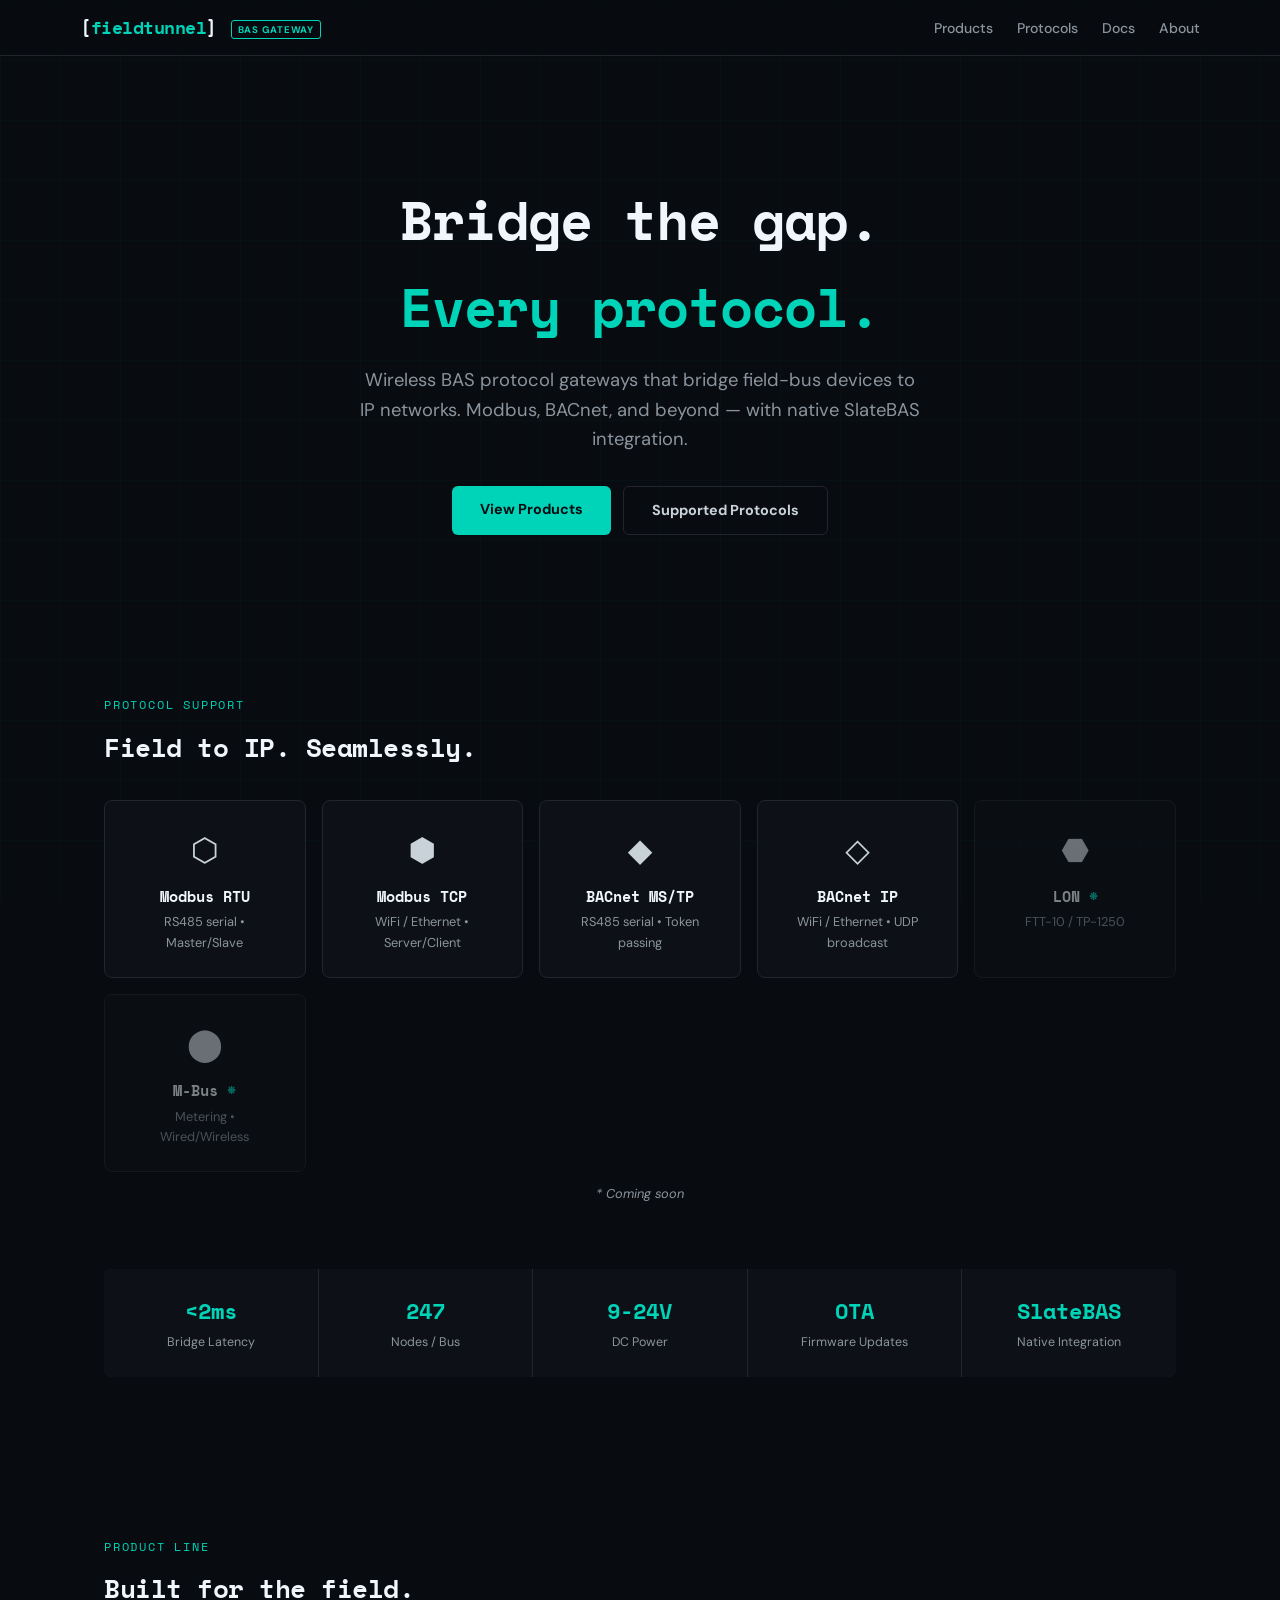
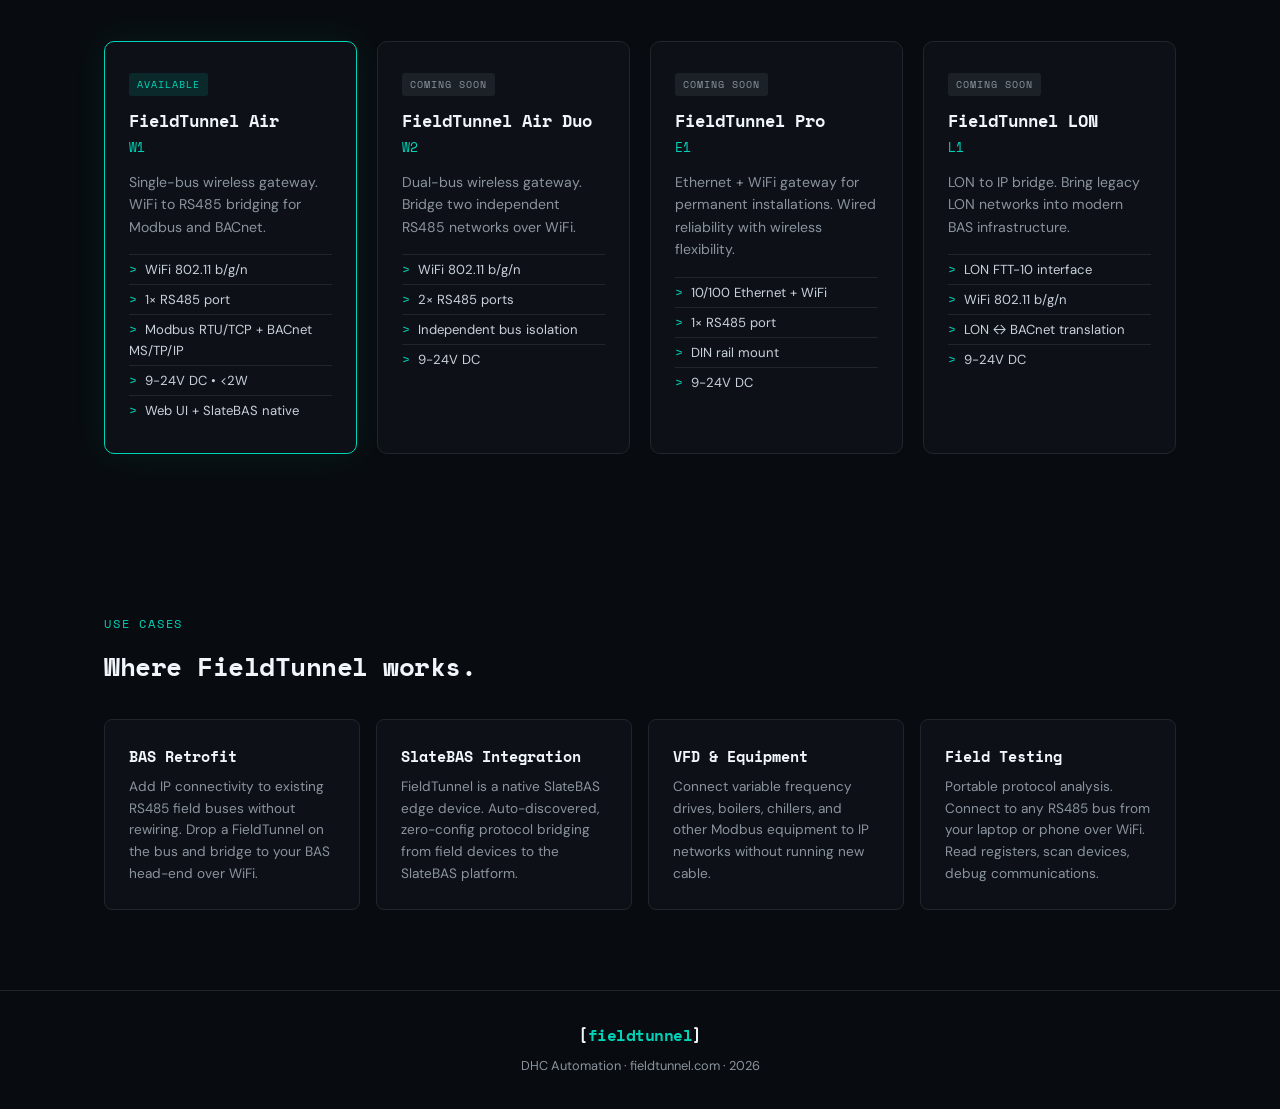
<file: website/index.html>
<!DOCTYPE html>
<html lang="en">
<head>
<meta charset="UTF-8">
<meta name="viewport" content="width=device-width,initial-scale=1">
<title>FieldTunnel — Bridge the gap. Every protocol.</title>
<meta name="description" content="Wireless BAS protocol gateways. Modbus RTU/TCP, BACnet MS/TP/IP. Native SlateBAS integration.">
<link rel="preconnect" href="https://fonts.googleapis.com">
<link href="https://fonts.googleapis.com/css2?family=DM+Sans:wght@400;500;700&family=Space+Mono:wght@400;700&display=swap" rel="stylesheet">
<style>
*{margin:0;padding:0;box-sizing:border-box}
:root{--bg:#080c10;--card:#0d1117;--teal:#00d4b8;--teal-dim:rgba(0,212,184,.12);--text:#c9d1d9;--muted:#8b949e;--border:#21262d;--white:#f0f6fc}
html{scroll-behavior:smooth}
body{font-family:'DM Sans',system-ui,sans-serif;background:var(--bg);color:var(--text);line-height:1.6;overflow-x:hidden}

/* ── Grid background ── */
body::before{content:'';position:fixed;inset:0;background:
  linear-gradient(rgba(0,212,184,.03) 1px,transparent 1px),
  linear-gradient(90deg,rgba(0,212,184,.03) 1px,transparent 1px);
  background-size:60px 60px;pointer-events:none;z-index:0}

/* ── Nav ── */
nav{position:sticky;top:0;z-index:100;background:rgba(8,12,16,.92);backdrop-filter:blur(12px);border-bottom:1px solid var(--border);padding:0 24px;display:flex;align-items:center;height:56px}
.nav-inner{max-width:1120px;margin:0 auto;width:100%;display:flex;align-items:center;justify-content:space-between}
.logo{font-family:'Space Mono',monospace;font-weight:700;font-size:1.15rem;color:var(--white);text-decoration:none;letter-spacing:-.5px}
.logo span{color:var(--teal)}
.badge{font-size:.6rem;font-weight:700;text-transform:uppercase;letter-spacing:.08em;color:var(--teal);border:1px solid var(--teal);border-radius:3px;padding:2px 6px;margin-left:10px;vertical-align:middle}
.nav-links{display:flex;gap:24px;list-style:none}
.nav-links a{color:var(--muted);text-decoration:none;font-size:.88rem;font-weight:500;transition:color .2s}
.nav-links a:hover{color:var(--teal)}

/* ── Sections ── */
section{position:relative;z-index:1;max-width:1120px;margin:0 auto;padding:80px 24px}
.section-label{font-family:'Space Mono',monospace;font-size:.75rem;color:var(--teal);text-transform:uppercase;letter-spacing:.15em;margin-bottom:12px}
h2{font-family:'Space Mono',monospace;font-size:1.6rem;color:var(--white);margin-bottom:32px;letter-spacing:-.5px}

/* ── Hero ── */
.hero{text-align:center;padding:120px 24px 80px}
.hero h1{font-family:'Space Mono',monospace;font-size:clamp(2rem,5vw,3.4rem);color:var(--white);letter-spacing:-1px;margin-bottom:16px}
.hero h1 span{color:var(--teal)}
.hero p{font-size:1.15rem;color:var(--muted);max-width:560px;margin:0 auto 32px}
.hero-cta{display:inline-flex;gap:12px;flex-wrap:wrap;justify-content:center}
.btn{display:inline-block;padding:12px 28px;border-radius:6px;font-weight:700;font-size:.9rem;text-decoration:none;transition:all .2s}
.btn-primary{background:var(--teal);color:var(--bg)}
.btn-primary:hover{background:#00f0d0;box-shadow:0 0 24px rgba(0,212,184,.3)}
.btn-ghost{border:1px solid var(--border);color:var(--text)}
.btn-ghost:hover{border-color:var(--teal);color:var(--teal)}

/* ── Protocol grid ── */
.proto-grid{display:grid;grid-template-columns:repeat(auto-fit,minmax(200px,1fr));gap:16px}
.proto-card{background:var(--card);border:1px solid var(--border);border-radius:8px;padding:24px;text-align:center;transition:border-color .2s}
.proto-card:hover{border-color:var(--teal)}
.proto-card .icon{font-size:2rem;margin-bottom:8px}
.proto-card h3{font-family:'Space Mono',monospace;font-size:.95rem;color:var(--white);margin-bottom:4px}
.proto-card p{font-size:.8rem;color:var(--muted)}
.proto-card.coming{opacity:.5}
.proto-card.coming h3::after{content:' *';color:var(--teal)}
.coming-note{text-align:center;margin-top:12px;font-size:.8rem;color:var(--muted);font-style:italic}

/* ── Spec bar ── */
.spec-bar{display:grid;grid-template-columns:repeat(auto-fit,minmax(140px,1fr));gap:1px;background:var(--border);border-radius:8px;overflow:hidden;margin-top:64px}
.spec-item{background:var(--card);padding:24px 16px;text-align:center}
.spec-val{font-family:'Space Mono',monospace;font-size:1.4rem;font-weight:700;color:var(--teal)}
.spec-label{font-size:.78rem;color:var(--muted);margin-top:4px}

/* ── Product cards ── */
.product-grid{display:grid;grid-template-columns:repeat(auto-fit,minmax(240px,1fr));gap:20px}
.product-card{background:var(--card);border:1px solid var(--border);border-radius:10px;padding:28px 24px;transition:transform .2s,border-color .2s}
.product-card:hover{transform:translateY(-2px);border-color:var(--teal)}
.product-card.featured{border-color:var(--teal);box-shadow:0 0 32px rgba(0,212,184,.08)}
.product-tag{font-family:'Space Mono',monospace;font-size:.65rem;text-transform:uppercase;letter-spacing:.1em;padding:3px 8px;border-radius:3px;display:inline-block;margin-bottom:12px}
.tag-available{background:var(--teal-dim);color:var(--teal)}
.tag-soon{background:rgba(139,148,158,.12);color:var(--muted)}
.product-card h3{font-family:'Space Mono',monospace;font-size:1.05rem;color:var(--white);margin-bottom:4px}
.product-model{font-size:.8rem;color:var(--teal);font-family:'Space Mono',monospace;margin-bottom:12px}
.product-card p{font-size:.88rem;color:var(--muted);margin-bottom:16px}
.product-specs{list-style:none;font-size:.82rem;color:var(--text)}
.product-specs li{padding:4px 0;border-top:1px solid var(--border)}
.product-specs li::before{content:'>';color:var(--teal);margin-right:8px;font-family:'Space Mono',monospace}

/* ── Use cases ── */
.use-grid{display:grid;grid-template-columns:repeat(auto-fit,minmax(240px,1fr));gap:16px}
.use-card{background:var(--card);border:1px solid var(--border);border-radius:8px;padding:24px}
.use-card h3{font-family:'Space Mono',monospace;font-size:.95rem;color:var(--white);margin-bottom:8px}
.use-card p{font-size:.85rem;color:var(--muted)}

/* ── Footer ── */
footer{position:relative;z-index:1;border-top:1px solid var(--border);padding:32px 24px;text-align:center}
footer .logo{font-size:1rem}
footer p{font-size:.8rem;color:var(--muted);margin-top:8px}

/* ── Responsive ── */
@media(max-width:640px){
  .nav-links{gap:16px}
  .nav-links a{font-size:.8rem}
  section{padding:56px 16px}
  .hero{padding:80px 16px 56px}
}
</style>
</head>
<body>

<!-- ── Nav ── -->
<nav>
<div class="nav-inner">
  <div>
    <a href="#" class="logo">[<span>fieldtunnel</span>]</a>
    <span class="badge">BAS Gateway</span>
  </div>
  <ul class="nav-links">
    <li><a href="#products">Products</a></li>
    <li><a href="#protocols">Protocols</a></li>
    <li><a href="#docs">Docs</a></li>
    <li><a href="#about">About</a></li>
  </ul>
</div>
</nav>

<!-- ── Hero ── -->
<section class="hero">
  <h1>Bridge the gap.<br><span>Every protocol.</span></h1>
  <p>Wireless BAS protocol gateways that bridge field-bus devices to IP networks. Modbus, BACnet, and beyond &mdash; with native SlateBAS integration.</p>
  <div class="hero-cta">
    <a href="#products" class="btn btn-primary">View Products</a>
    <a href="#protocols" class="btn btn-ghost">Supported Protocols</a>
  </div>
</section>

<!-- ── Protocols ── -->
<section id="protocols">
  <div class="section-label">Protocol Support</div>
  <h2>Field to IP. Seamlessly.</h2>
  <div class="proto-grid">
    <div class="proto-card">
      <div class="icon">&#x2B21;</div>
      <h3>Modbus RTU</h3>
      <p>RS485 serial &bull; Master/Slave</p>
    </div>
    <div class="proto-card">
      <div class="icon">&#x2B22;</div>
      <h3>Modbus TCP</h3>
      <p>WiFi / Ethernet &bull; Server/Client</p>
    </div>
    <div class="proto-card">
      <div class="icon">&#x25C6;</div>
      <h3>BACnet MS/TP</h3>
      <p>RS485 serial &bull; Token passing</p>
    </div>
    <div class="proto-card">
      <div class="icon">&#x25C7;</div>
      <h3>BACnet IP</h3>
      <p>WiFi / Ethernet &bull; UDP broadcast</p>
    </div>
    <div class="proto-card coming">
      <div class="icon">&#x2B23;</div>
      <h3>LON</h3>
      <p>FTT-10 / TP-1250</p>
    </div>
    <div class="proto-card coming">
      <div class="icon">&#x2B24;</div>
      <h3>M-Bus</h3>
      <p>Metering &bull; Wired/Wireless</p>
    </div>
  </div>
  <p class="coming-note">* Coming soon</p>

  <!-- Spec bar -->
  <div class="spec-bar">
    <div class="spec-item">
      <div class="spec-val">&lt;2ms</div>
      <div class="spec-label">Bridge Latency</div>
    </div>
    <div class="spec-item">
      <div class="spec-val">247</div>
      <div class="spec-label">Nodes / Bus</div>
    </div>
    <div class="spec-item">
      <div class="spec-val">9-24V</div>
      <div class="spec-label">DC Power</div>
    </div>
    <div class="spec-item">
      <div class="spec-val">OTA</div>
      <div class="spec-label">Firmware Updates</div>
    </div>
    <div class="spec-item">
      <div class="spec-val">SlateBAS</div>
      <div class="spec-label">Native Integration</div>
    </div>
  </div>
</section>

<!-- ── Products ── -->
<section id="products">
  <div class="section-label">Product Line</div>
  <h2>Built for the field.</h2>
  <div class="product-grid">

    <div class="product-card featured">
      <span class="product-tag tag-available">Available</span>
      <h3>FieldTunnel Air</h3>
      <div class="product-model">W1</div>
      <p>Single-bus wireless gateway. WiFi to RS485 bridging for Modbus and BACnet.</p>
      <ul class="product-specs">
        <li>WiFi 802.11 b/g/n</li>
        <li>1&times; RS485 port</li>
        <li>Modbus RTU/TCP + BACnet MS/TP/IP</li>
        <li>9-24V DC &bull; &lt;2W</li>
        <li>Web UI + SlateBAS native</li>
      </ul>
    </div>

    <div class="product-card">
      <span class="product-tag tag-soon">Coming Soon</span>
      <h3>FieldTunnel Air Duo</h3>
      <div class="product-model">W2</div>
      <p>Dual-bus wireless gateway. Bridge two independent RS485 networks over WiFi.</p>
      <ul class="product-specs">
        <li>WiFi 802.11 b/g/n</li>
        <li>2&times; RS485 ports</li>
        <li>Independent bus isolation</li>
        <li>9-24V DC</li>
      </ul>
    </div>

    <div class="product-card">
      <span class="product-tag tag-soon">Coming Soon</span>
      <h3>FieldTunnel Pro</h3>
      <div class="product-model">E1</div>
      <p>Ethernet + WiFi gateway for permanent installations. Wired reliability with wireless flexibility.</p>
      <ul class="product-specs">
        <li>10/100 Ethernet + WiFi</li>
        <li>1&times; RS485 port</li>
        <li>DIN rail mount</li>
        <li>9-24V DC</li>
      </ul>
    </div>

    <div class="product-card">
      <span class="product-tag tag-soon">Coming Soon</span>
      <h3>FieldTunnel LON</h3>
      <div class="product-model">L1</div>
      <p>LON to IP bridge. Bring legacy LON networks into modern BAS infrastructure.</p>
      <ul class="product-specs">
        <li>LON FTT-10 interface</li>
        <li>WiFi 802.11 b/g/n</li>
        <li>LON &harr; BACnet translation</li>
        <li>9-24V DC</li>
      </ul>
    </div>

  </div>
</section>

<!-- ── Use Cases ── -->
<section id="docs">
  <div class="section-label">Use Cases</div>
  <h2>Where FieldTunnel works.</h2>
  <div class="use-grid">
    <div class="use-card">
      <h3>BAS Retrofit</h3>
      <p>Add IP connectivity to existing RS485 field buses without rewiring. Drop a FieldTunnel on the bus and bridge to your BAS head-end over WiFi.</p>
    </div>
    <div class="use-card">
      <h3>SlateBAS Integration</h3>
      <p>FieldTunnel is a native SlateBAS edge device. Auto-discovered, zero-config protocol bridging from field devices to the SlateBAS platform.</p>
    </div>
    <div class="use-card">
      <h3>VFD &amp; Equipment</h3>
      <p>Connect variable frequency drives, boilers, chillers, and other Modbus equipment to IP networks without running new cable.</p>
    </div>
    <div class="use-card">
      <h3>Field Testing</h3>
      <p>Portable protocol analysis. Connect to any RS485 bus from your laptop or phone over WiFi. Read registers, scan devices, debug communications.</p>
    </div>
  </div>
</section>

<!-- ── Footer ── -->
<footer id="about">
  <a href="#" class="logo">[<span>fieldtunnel</span>]</a>
  <p>DHC Automation &middot; fieldtunnel.com &middot; 2026</p>
</footer>

</body>
</html>
</file>
